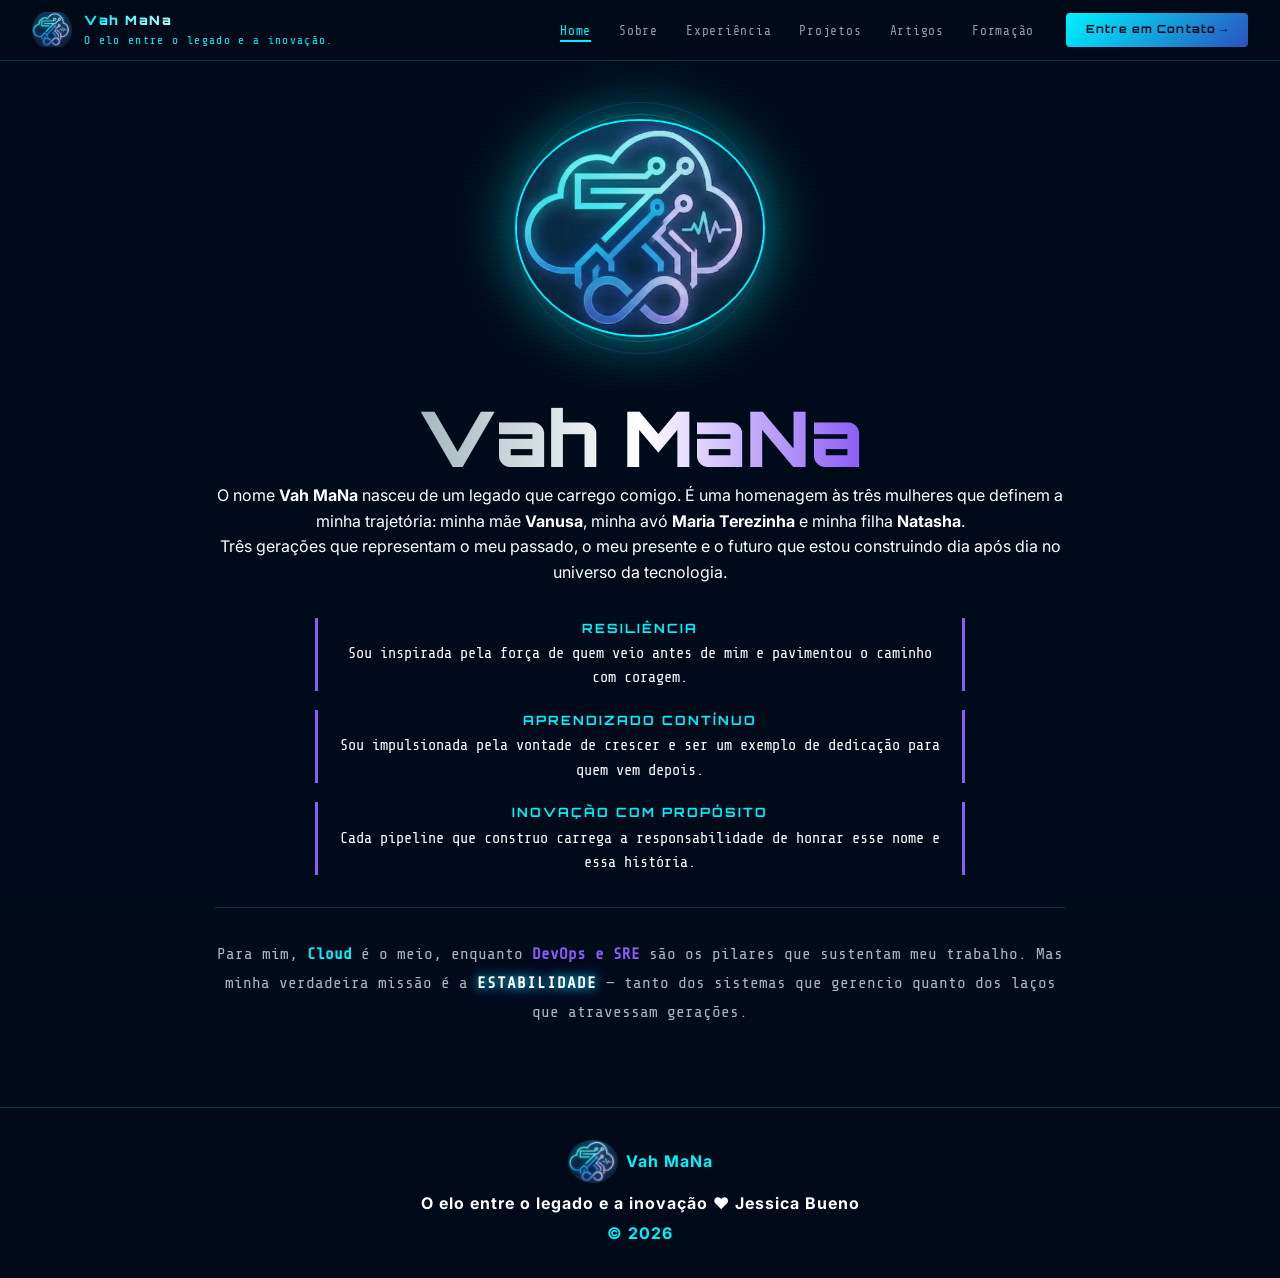
<file: index.html>
<!DOCTYPE html>
<html lang="pt-BR">
<head>
<meta charset="UTF-8">
<meta name="viewport" content="width=device-width, initial-scale=1.0">
<title>Vah MaNa</title>
<link rel="icon" type="image/png" href="./assets/Vah-MaNa.png">
<link rel="preconnect" href="https://fonts.googleapis.com">
<link href="https://fonts.googleapis.com/css2?family=Share+Tech+Mono&family=Orbitron:wght@400;600;900&family=Inter:wght@300;400;500;600&display=swap" rel="stylesheet">
<link rel="stylesheet" href="style.css">
</head>
<body>
<canvas id="matrix-canvas"></canvas>
<div class="scan-overlay"></div>


<!-- NAV -->
<nav>
  <a href="./index.html" class="nav-logo-wrap">
    <img src="./assets/Vah-MaNa.png" alt="Vah MaNa" class="img-logo">
    <div>
      <span class="nav-brand">Vah MaNa</span>
      <span class="nav-tagline">O elo entre o legado e a inovação.</span>
    </div>
  </a>
  <div class="nav-right">
    <ul class="nav-links">
      <li><a href="./index.html" class="active">Home</a></li>
      <li><a href="./sobre.html">Sobre</a></li>
      <li><a href="./experiencia.html">Experiência</a></li>
      <li><a href="./projetos.html">Projetos</a></li>
      <li><a href="./artigos.html">Artigos</a></li>
      <li><a href="./formacao.html">Formação</a></li>
    </ul>
    <a href="./contato.html" class="nav-cta">Entre em Contato →</a>
    <button class="hamburger" id="hamburger" aria-label="Menu">
      <span></span><span></span><span></span>
    </button>
  </div>
</nav>

<div class="mobile-menu" id="mobile-menu">
  <a href="./index.html"       onclick="closeMenu()">Home</a>
  <a href="./sobre.html"       onclick="closeMenu()">Sobre</a>
  <a href="./experiencia.html" onclick="closeMenu()">Experiência</a>
  <a href="./projetos.html"    onclick="closeMenu()">Projetos</a>
  <a href="./artigos.html"     onclick="closeMenu()">Artigos</a>
  <a href="./formacao.html"    onclick="closeMenu()">Formação</a>
  <a href="./contato.html" class="mobile-cta" onclick="closeMenu()">Entre em Contato →</a>
</div>

<!-- HERO -->
<section id="hero" class="hero-right">
  <div class="hero-logo-wrap">
    <div class="hero-logo-ring"></div>
    <div class="hero-logo-ring2"></div>
    <div class="hero-logo-ring3"></div>
    <img src="./assets/Vah-MaNa.png" alt="Vah MaNa" class="hero-logo">
  </div>
  <div class="hero-content animate-fade">
    <h1 class="hero-name">Vah MaNa</h1>

    <div class="hero-description">
      <p>
        O nome <strong>Vah MaNa</strong> nasceu de um legado que carrego comigo.
        É uma homenagem às três mulheres que definem a minha trajetória: minha mãe <strong>Vanusa</strong>,
        minha avó <strong>Maria Terezinha</strong> e minha filha <strong>Natasha</strong>.
      </p>
      <p>
        Três gerações que representam o meu passado, o meu presente e o futuro que estou construindo
        dia após dia no universo da tecnologia.
      </p>

      <ul class="legacy-list">
        <li>
          <strong>Resiliência</strong>
          Sou inspirada pela força de quem veio antes de mim e pavimentou o caminho com coragem.
        </li>
        <li>
          <strong>Aprendizado Contínuo</strong>
          Sou impulsionada pela vontade de crescer e ser um exemplo de dedicação para quem vem depois.
        </li>
        <li>
          <strong>Inovação com Propósito</strong>
          Cada pipeline que construo carrega a responsabilidade de honrar esse nome e essa história.
        </li>
      </ul>

      <p class="final-pitch">
        Para mim, <strong>Cloud </strong> é o meio, enquanto <strong>DevOps e SRE</strong> são os pilares
        que sustentam meu trabalho. Mas minha verdadeira missão é a <span>estabilidade</span> — tanto dos sistemas
        que gerencio quanto dos laços que atravessam gerações.
      </p>
    </div>
  </div>
</section>

<footer>
  <div style="display:flex;align-items:center;justify-content:center;gap:0.5rem;margin-bottom:0.5rem;">
    <img src="./assets/Vah-MaNa.png" alt="Vah MaNa" class="img-logo" style="width:50px;height:auto;">
    <span>Vah MaNa</span>
  </div>
  <p>O elo entre o legado e a inovação ♥ Jessica Bueno</p>
  <span>© 2026</span>
</footer>

<script src="script.js"></script>
</body>
</html>
</file>
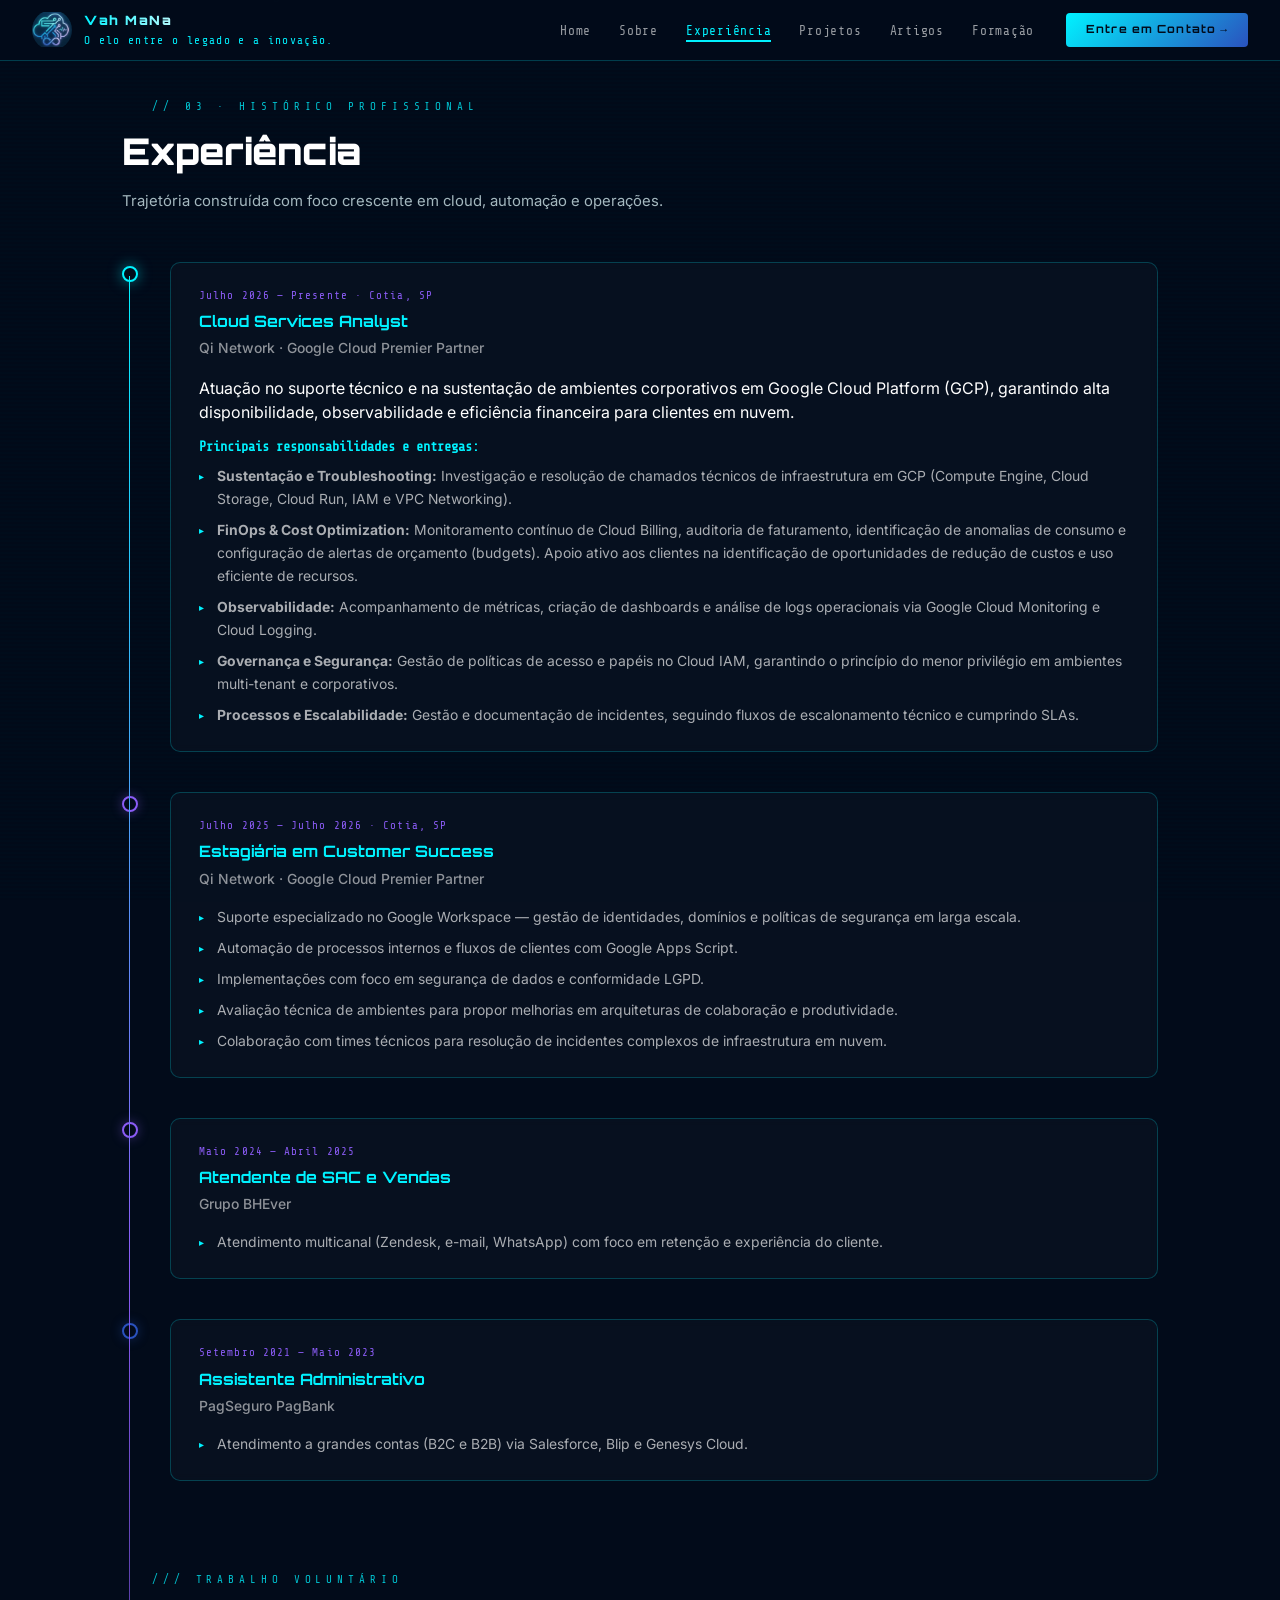
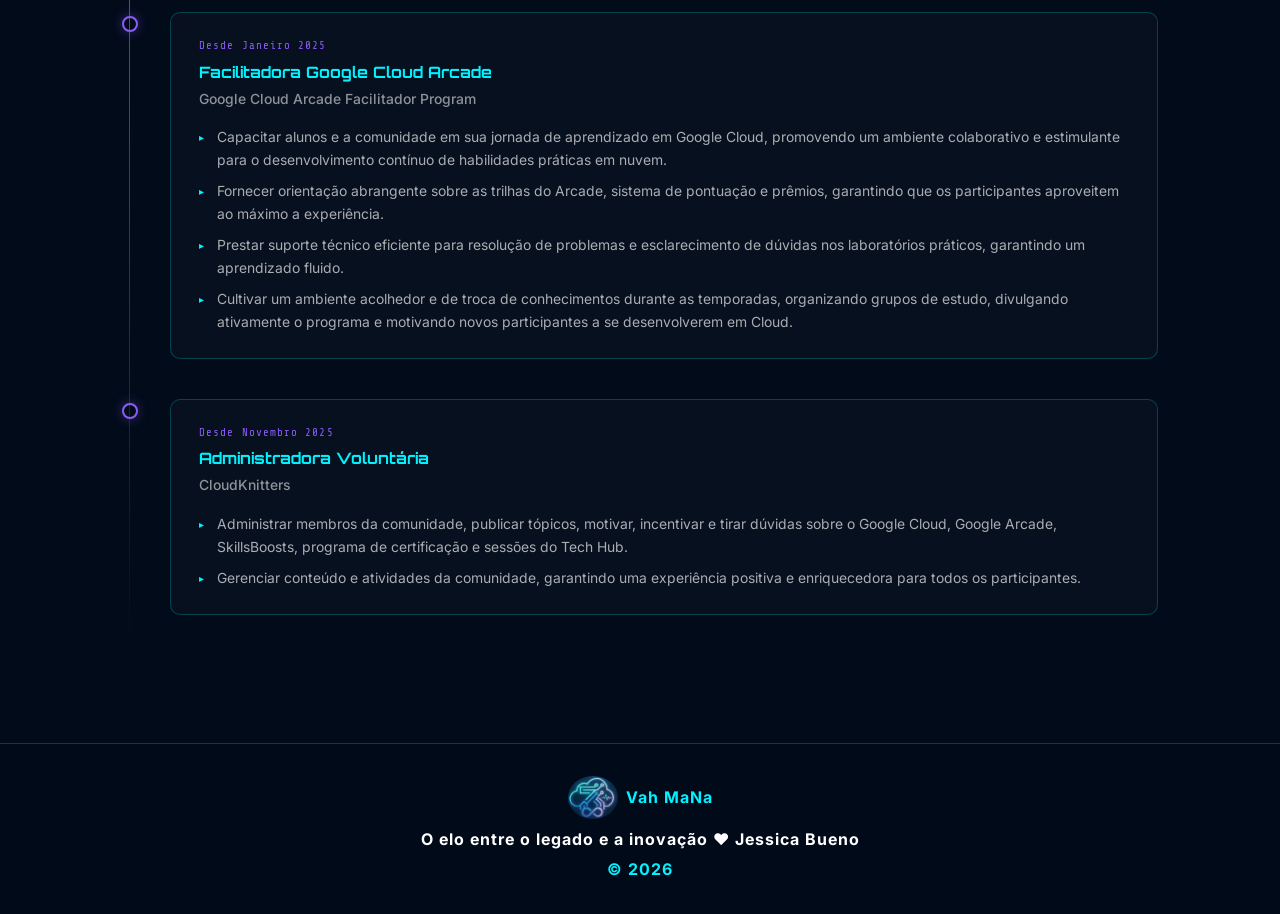
<file: experiencia.html>
<!DOCTYPE html>
<html lang="pt-BR">
<head>
<meta charset="UTF-8">
<meta name="viewport" content="width=device-width, initial-scale=1.0">
<title>Experiência · Vah MaNa</title>
<link rel="icon" type="image/png" href="./assets/Vah-MaNa.png">
<link rel="preconnect" href="https://fonts.googleapis.com">
<link href="https://fonts.googleapis.com/css2?family=Share+Tech+Mono&family=Orbitron:wght@400;600;900&family=Inter:wght@300;400;500;600&display=swap" rel="stylesheet">
<link rel="stylesheet" href="style.css">
</head>
<body>
<canvas id="matrix-canvas"></canvas>
<div class="scan-overlay"></div>

<!-- NAV -->
<nav>
  <a href="./index.html" class="nav-logo-wrap">
    <img src="./assets/Vah-MaNa.png" alt="Vah MaNa" class="img-logo">
    <div>
      <span class="nav-brand">Vah MaNa</span>
      <span class="nav-tagline">O elo entre o legado e a inovação.</span>
    </div>
  </a>
  <div class="nav-right">
    <ul class="nav-links">
      <li><a href="./index.html">Home</a></li>
      <li><a href="./sobre.html">Sobre</a></li>
      <li><a href="./experiencia.html" class="active">Experiência</a></li>
      <li><a href="./projetos.html">Projetos</a></li>
      <li><a href="./artigos.html">Artigos</a></li>
      <li><a href="./formacao.html">Formação</a></li>
    </ul>
    <a href="./contato.html" class="nav-cta">Entre em Contato →</a>
    <button class="hamburger" id="hamburger" aria-label="Menu">
      <span></span><span></span><span></span>
    </button>
  </div>
</nav>

<div class="mobile-menu" id="mobile-menu">
  <a href="./index.html"       onclick="closeMenu()">Home</a>
  <a href="./sobre.html"       onclick="closeMenu()">Sobre</a>
  <a href="./experiencia.html" onclick="closeMenu()">Experiência</a>
  <a href="./projetos.html"    onclick="closeMenu()">Projetos</a>
  <a href="./artigos.html"     onclick="closeMenu()">Artigos</a>
  <a href="./formacao.html"    onclick="closeMenu()">Formação</a>
  <a href="./contato.html" class="mobile-cta" onclick="closeMenu()">Entre em Contato →</a>
</div>

<div class="section-wrap" id="experiencia">
  <p class="section-label">// 03 · Histórico Profissional</p>
  <h2 class="section-title">Experiência</h2>
  <p class="section-subtitle">Trajetória construída com foco crescente em cloud, automação e operações.</p>
  
  <div class="timeline">
    <!-- NOVO CARGO: Cloud Services Analyst -->
    <div class="tl-item">
      <div class="tl-dot"></div>
      <div class="tl-content">
        <p class="tl-period">Julho 2026 — Presente · Cotia, SP</p>
        <p class="tl-title">Cloud Services Analyst</p>
        <p class="tl-company">Qi Network · Google Cloud Premier Partner</p>
        <p style="margin-bottom:0.75rem; color:var(--text-dim); line-height:1.5;">
          Atuação no suporte técnico e na sustentação de ambientes corporativos em Google Cloud Platform (GCP), garantindo alta disponibilidade, observabilidade e eficiência financeira para clientes em nuvem.
        </p>
        <p style="margin-bottom:0.5rem; font-weight:600; color:var(--cyan); font-family:'Share Tech Mono', monospace; font-size:0.85rem;">
          Principais responsabilidades e entregas:
        </p>
        <ul class="tl-bullets">
          <li><strong>Sustentação e Troubleshooting:</strong> Investigação e resolução de chamados técnicos de infraestrutura em GCP (Compute Engine, Cloud Storage, Cloud Run, IAM e VPC Networking).</li>
          <li><strong>FinOps &amp; Cost Optimization:</strong> Monitoramento contínuo de Cloud Billing, auditoria de faturamento, identificação de anomalias de consumo e configuração de alertas de orçamento (budgets). Apoio ativo aos clientes na identificação de oportunidades de redução de custos e uso eficiente de recursos.</li>
          <li><strong>Observabilidade:</strong> Acompanhamento de métricas, criação de dashboards e análise de logs operacionais via Google Cloud Monitoring e Cloud Logging.</li>
          <li><strong>Governança e Segurança:</strong> Gestão de políticas de acesso e papéis no Cloud IAM, garantindo o princípio do menor privilégio em ambientes multi-tenant e corporativos.</li>
          <li><strong>Processos e Escalabilidade:</strong> Gestão e documentação de incidentes, seguindo fluxos de escalonamento técnico e cumprindo SLAs.</li>
        </ul>
      </div>
    </div>

    <!-- ESTÁGIO: Encerramento Julho 2026 -->
    <div class="tl-item">
      <div class="tl-dot" style="border-color:var(--indigo); box-shadow:0 0 12px rgba(139,92,246,0.4)"></div>
      <div class="tl-content">
        <p class="tl-period">Julho 2025 — Julho 2026 · Cotia, SP</p>
        <p class="tl-title">Estagiária em Customer Success</p>
        <p class="tl-company">Qi Network · Google Cloud Premier Partner</p>
        <ul class="tl-bullets">
          <li>Suporte especializado no Google Workspace — gestão de identidades, domínios e políticas de segurança em larga escala.</li>
          <li>Automação de processos internos e fluxos de clientes com Google Apps Script.</li>
          <li>Implementações com foco em segurança de dados e conformidade LGPD.</li>
          <li>Avaliação técnica de ambientes para propor melhorias em arquiteturas de colaboração e produtividade.</li>
          <li>Colaboração com times técnicos para resolução de incidentes complexos de infraestrutura em nuvem.</li>
        </ul>
      </div>
    </div>

    <div class="tl-item">
      <div class="tl-dot" style="border-color:var(--indigo); box-shadow:0 0 12px rgba(139,92,246,0.4)"></div>
      <div class="tl-content">
        <p class="tl-period">Maio 2024 — Abril 2025</p>
        <p class="tl-title">Atendente de SAC e Vendas</p>
        <p class="tl-company">Grupo BHEver</p>
        <ul class="tl-bullets"><li>Atendimento multicanal (Zendesk, e-mail, WhatsApp) com foco em retenção e experiência do cliente.</li></ul>
      </div>
    </div>

    <div class="tl-item">
      <div class="tl-dot" style="border-color:var(--blue); box-shadow:0 0 12px rgba(42,82,190,0.4)"></div>
      <div class="tl-content">
        <p class="tl-period">Setembro 2021 — Maio 2023</p>
        <p class="tl-title">Assistente Administrativo</p>
        <p class="tl-company">PagSeguro PagBank</p>
        <ul class="tl-bullets"><li>Atendimento a grandes contas (B2C e B2B) via Salesforce, Blip e Genesys Cloud.</li></ul>
      </div>
    </div>

    <p class="section-label" style="margin-top:2.5rem; margin-bottom:1.5rem;">/// Trabalho Voluntário</p>

    <div class="tl-item">
      <div class="tl-dot" style="border-color:var(--indigo); box-shadow:0 0 12px rgba(139,92,246,0.4)"></div>
      <div class="tl-content">
        <p class="tl-period">Desde Janeiro 2025</p>
        <p class="tl-title">Facilitadora Google Cloud Arcade</p>
        <p class="tl-company">Google Cloud Arcade Facilitador Program</p>
        <ul class="tl-bullets">
          <li>Capacitar alunos e a comunidade em sua jornada de aprendizado em Google Cloud, promovendo um ambiente colaborativo e estimulante para o desenvolvimento contínuo de habilidades práticas em nuvem.</li>
          <li>Fornecer orientação abrangente sobre as trilhas do Arcade, sistema de pontuação e prêmios, garantindo que os participantes aproveitem ao máximo a experiência.</li>
          <li>Prestar suporte técnico eficiente para resolução de problemas e esclarecimento de dúvidas nos laboratórios práticos, garantindo um aprendizado fluido.</li>
          <li>Cultivar um ambiente acolhedor e de troca de conhecimentos durante as temporadas, organizando grupos de estudo, divulgando ativamente o programa e motivando novos participantes a se desenvolverem em Cloud.</li>
        </ul>
      </div>
    </div>

    <div class="tl-item">
      <div class="tl-dot" style="border-color:var(--indigo); box-shadow:0 0 12px rgba(139,92,246,0.4)"></div>
      <div class="tl-content">
        <p class="tl-period">Desde Novembro 2025</p>
        <p class="tl-title">Administradora Voluntária</p>
        <p class="tl-company">CloudKnitters</p>
        <ul class="tl-bullets">
          <li>Administrar membros da comunidade, publicar tópicos, motivar, incentivar e tirar dúvidas sobre o Google Cloud, Google Arcade, SkillsBoosts, programa de certificação e sessões do Tech Hub.</li>
          <li>Gerenciar conteúdo e atividades da comunidade, garantindo uma experiência positiva e enriquecedora para todos os participantes.</li>
        </ul>
      </div>
    </div>
  </div>
</div>

<footer>
  <div style="display:flex; align-items:center; justify-content:center; gap:0.5rem; margin-bottom:0.5rem;">
    <img src="./assets/Vah-MaNa.png" alt="Vah MaNa" class="img-logo" style="width:50px; height:auto;">
    <span>Vah MaNa</span>
  </div>
  <p>O elo entre o legado e a inovação &hearts; Jessica Bueno </p>
  <span>© 2026</span>
</footer>

<script src="script.js"></script>
</body>
</html>
</file>
<file: style.css>
/* =====================================================
   VAH MANA — style.css  (limpo e sem duplicatas)
   ===================================================== */

/* ── TOKENS ── */
:root {
  --cyan:        #00F2FF;
  --blue:        #2A52BE;
  --indigo:      #8B5CF6;
  --dark:        #020B1A;
  --white:       #FFFFFF;
  --cyan-dim:    rgba(0, 242, 255, 0.07);
  --cyan-border: rgba(0, 242, 255, 0.22);
  --clor-text:   #A4B8BF;
}

/* ── RESET ── */
*, *::before, *::after { margin: 0; padding: 0; box-sizing: border-box; }
html  { scroll-behavior: smooth; }
body  {
  background: var(--dark);
  color: var(--white);
  font-family: 'Inter', sans-serif;
  overflow-x: hidden;
  line-height: 1.6;
}

/* ── BACKGROUND FX ── */
#matrix-canvas {
  position: fixed; top: 0; left: 0;
  width: 100%; height: 100%;
  z-index: 0; opacity: 0.11; pointer-events: none;
}
.scan-overlay {
  position: fixed; inset: 0;
  z-index: 0; pointer-events: none;
  background: repeating-linear-gradient(
    0deg,
    transparent, transparent 2px,
    rgba(0, 242, 255, 0.012) 2px, rgba(0, 242, 255, 0.012) 4px
  );
}

/* ── SCROLLBAR ── */
::-webkit-scrollbar       { width: 5px; }
::-webkit-scrollbar-track { background: var(--dark); }
::-webkit-scrollbar-thumb { background: rgba(0,242,255,0.25); border-radius: 3px; }
::-webkit-scrollbar-thumb:hover { background: rgba(0,242,255,0.5); }

/* =====================================================
   NAV
   ===================================================== */
nav {
  position: fixed; top: 0; width: 100%; z-index: 100;
  padding: 0.6rem 2rem;
  display: flex; justify-content: space-between; align-items: center;
  background: rgba(2,11,26,0.94);
  border-bottom: 1px solid var(--cyan-border);
  backdrop-filter: blur(16px);
}

.nav-logo-wrap {
  display: flex; align-items: center; gap: 0.75rem;
  text-decoration: none;
}
.img-logo {
  width: 40px; height: 40px;
  object-fit: contain; border-radius: 50%;
  transition: filter 0.3s, transform 0.3s;
}
.nav-logo-wrap:hover .img-logo {
  filter: drop-shadow(0 0 12px var(--cyan));
  transform: scale(1.08);
}

.nav-brand {
  font-family: 'Orbitron', monospace;
  font-size: 0.8rem; font-weight: 900;
  background: linear-gradient(90deg, var(--cyan) 0%, var(--white) 50%, var(--indigo) 100%);
  -webkit-background-clip: text;
  -webkit-text-fill-color: transparent;
  background-clip: text;
  text-shadow: none; /* gradient + text-shadow não funcionam juntos */
  letter-spacing: 0.12em;
  display: block;
  animation: fadeDown 0.9s ease both 0.1s;
}
.nav-tagline {
  font-family: 'Share Tech Mono', monospace;
  font-size: 0.7rem; color: var(--cyan);
  letter-spacing: 0.12em;
  display: block; margin-top: 2px;
}

.nav-right   { display: flex; align-items: center; gap: 2rem; }
.nav-links   { display: flex; gap: 1.75rem; list-style: none; }
.nav-links a {
  font-family: 'Share Tech Mono', monospace;
  color: rgba(255,255,255,0.6);
  text-decoration: none;
  font-size: 0.8rem; letter-spacing: 0.06em;
  transition: color 0.2s;
}
.nav-links a:hover   { color: var(--cyan); }
.nav-links a.active  {
  color: var(--cyan) !important;
  border-bottom: 2px solid var(--cyan);
  padding-bottom: 2px;
}

/* active no menu mobile */
.mobile-menu a.active {
  color: var(--cyan) !important;
  border-bottom: 2px solid var(--cyan);
  padding-bottom: 4px;
}

.nav-cta {
  padding: 0.5rem 1.25rem;
  background: linear-gradient(135deg, var(--cyan), var(--blue));
  color: var(--dark);
  font-family: 'Orbitron', monospace;
  font-size: 0.7rem; font-weight: 700; letter-spacing: 0.1em;
  border: none; border-radius: 4px;
  cursor: pointer; text-decoration: none;
  transition: opacity 0.2s, transform 0.2s;
  white-space: nowrap;
}
.nav-cta:hover { opacity: 0.85; transform: translateY(-1px); }

/* =====================================================
   HAMBURGER + MOBILE MENU
   ===================================================== */
.hamburger {
  display: none;
  flex-direction: column; justify-content: center; gap: 5px;
  width: 36px; height: 36px;
  cursor: pointer; background: transparent; border: none; padding: 0;
  z-index: 200;
}
.hamburger span {
  display: block; width: 100%; height: 1.5px;
  background: var(--cyan); border-radius: 2px;
  transition: transform 0.3s, opacity 0.3s, width 0.3s;
  transform-origin: center;
}
.hamburger.open span:nth-child(1) { transform: translateY(6.5px) rotate(45deg); }
.hamburger.open span:nth-child(2) { opacity: 0; width: 0; }
.hamburger.open span:nth-child(3) { transform: translateY(-6.5px) rotate(-45deg); }

.mobile-menu {
  display: none;
  position: fixed; inset: 0;
  background: rgba(2,11,26,0.97);
  backdrop-filter: blur(20px);
  z-index: 150;
  flex-direction: column; align-items: center; justify-content: center;
  gap: 2rem;
  opacity: 0; pointer-events: none;
  transition: opacity 0.3s;
}
.mobile-menu.open { opacity: 1; pointer-events: all; }
.mobile-menu a {
  font-family: 'Orbitron', monospace;
  font-size: 1.5rem; font-weight: 700;
  color: rgba(255,255,255,0.7);
  text-decoration: none; letter-spacing: 0.15em;
  transition: color 0.2s;
}
.mobile-menu a:hover { color: var(--cyan); }
.mobile-menu .mobile-cta {
  margin-top: 2rem;
  padding: 0.9rem 2.5rem;
  background: linear-gradient(135deg, var(--cyan), var(--blue));
  color: var(--dark);
  font-family: 'Orbitron', monospace;
  font-size: 0.85rem; font-weight: 700; letter-spacing: 0.12em;
  border-radius: 4px; text-decoration: none;
}
.mobile-menu.open a { animation: fadeDown 0.3s ease both; }
.mobile-menu.open a:nth-child(1) { animation-delay: 0.05s; }
.mobile-menu.open a:nth-child(2) { animation-delay: 0.10s; }
.mobile-menu.open a:nth-child(3) { animation-delay: 0.15s; }
.mobile-menu.open a:nth-child(4) { animation-delay: 0.20s; }
.mobile-menu.open a:nth-child(5) { animation-delay: 0.25s; }
.mobile-menu.open a:nth-child(6) { animation-delay: 0.30s; }
.mobile-menu.open a:nth-child(7) { animation-delay: 0.35s; }

/* =====================================================
   HERO — index.html (logo central)
   ===================================================== */
#hero {
  position: relative;
  min-height: 100vh;
  display: flex; align-items: center; justify-content: center;
  flex-direction: column; text-align: center;
  padding: 8rem 2rem 5rem;
  z-index: 1;
}

/* rings */
.hero-logo-wrap {
  position: relative; width: 200px; height: 200px;
  margin-bottom: 2rem; cursor: pointer;
  display: flex; align-items: center; justify-content: center;
}
.hero-logo-ring  { position: absolute; inset: -14px; border-radius: 50%; border: 1px solid var(--cyan-border); animation: ring-spin 12s linear infinite; }
.hero-logo-ring2 { position: absolute; inset: -26px; border-radius: 50%; border: 1px solid rgba(139,92,246,0.18); animation: ring-spin 22s linear infinite reverse; }
.hero-logo-ring3 { position: absolute; inset: -40px; border-radius: 50%; border: 1px dashed rgba(42,82,190,0.12); animation: ring-spin 35s linear infinite; }
@keyframes ring-spin { to { transform: rotate(360deg); } }

.hero-logo {
  width: 250px; height: auto; border-radius: 80%;
  border: 2px solid var(--cyan);
  object-fit: contain;
  filter: drop-shadow(0 0 30px rgba(0,242,255,0.55));
  animation: pulse-glow 3.5s ease-in-out infinite;
  transition: filter 0.4s, transform 0.4s;
  position: relative; z-index: 1;
}
.hero-logo-wrap:hover .hero-logo {
  filter: drop-shadow(0 0 70px rgba(0,242,255,1)) drop-shadow(0 0 140px rgba(139,92,246,0.5));
  transform: scale(1.08) rotate(-2deg);
}
.hero-logo-wrap:hover .hero-logo-ring { border-color: rgba(0,242,255,0.6); animation-duration: 4s; }
@keyframes pulse-glow {
  0%,100% { filter: drop-shadow(0 0 24px rgba(0,242,255,0.45)); }
  50%      { filter: drop-shadow(0 0 55px rgba(0,242,255,0.85)) drop-shadow(0 0 90px rgba(42,82,190,0.3)); }
}

.hero-eyebrow {
  font-family: 'Share Tech Mono', monospace;
  font-size: 0.72rem; color: var(--cyan);
  letter-spacing: 0.35em; text-transform: uppercase;
  margin-bottom: 0.6rem; animation: fadeDown 0.8s ease both;
}
.hero-name {
  font-family: 'Orbitron', monospace;
  font-size: clamp(2.6rem, 6vw, 4.8rem); font-weight: 900; line-height: 1;
  background: linear-gradient(90deg, var(--clor-text) 0%, var(--white) 50%, var(--indigo) 100%);
  -webkit-background-clip: text; -webkit-text-fill-color: transparent; background-clip: text;
  margin-bottom: 0.4rem;
  animation: fadeDown 0.9s ease both 0.1s;
}
.hero-role {
  font-family: 'Orbitron', monospace;
  font-size: clamp(0.75rem, 1.8vw, 0.95rem); font-weight: 400;
  color: var(--clor-text); letter-spacing: 0.25em;
  margin-bottom: 0.9rem;
  animation: fadeDown 1s ease both 0.2s;
}
.hero-pitch {
  max-width: 680px;
  font-size: 1.05rem; line-height: 1.85; color: var(--clor-text);
  margin: 0 auto 1.2rem;
  animation: fadeDown 1.05s ease both 0.25s;
}
.hero-pitch strong { color: var(--cyan); font-weight: 600; }

.hero-value-props {
  display: flex; gap: 0.7rem; justify-content: center; flex-wrap: wrap;
  margin: 0 0 2rem;
  animation: fadeDown 1.1s ease both 0.3s;
}
.value-prop {
  display: flex; align-items: center; gap: 0.45rem;
  padding: 0.45rem 1rem;
  border: 1px solid var(--cyan-border); border-radius: 100px;
  font-family: 'Share Tech Mono', monospace; font-size: 0.72rem; color: var(--cyan);
  background: var(--cyan-dim); letter-spacing: 0.04em;
  transition: background 0.2s;
}
.value-prop:hover { background: rgba(0,242,255,0.13); }
.value-prop .dot {
  width: 5px; height: 5px; border-radius: 50%;
  background: var(--cyan); box-shadow: 0 0 6px var(--cyan);
  animation: blink 1.8s infinite; flex-shrink: 0;
}
@keyframes blink { 0%,100% { opacity: 1; } 50% { opacity: 0.15; } }

.hero-btns {
  display: flex; gap: 1rem; flex-wrap: wrap; justify-content: center;
  animation: fadeDown 1.2s ease both 0.4s;
}

/* ── HERO sobre.html (logo acima, conteúdo centralizado) ── */
#hero.hero-right {
  justify-content: center;
  align-items: center;
  text-align: center;
  padding: 8rem 2rem 5rem;
  flex-direction: column;
  gap: 2.5rem;
}
.hero-content {
  max-width: 850px;
  display: flex; flex-direction: column; align-items: center;
  text-align: center;
}

/* =====================================================
   BOTÕES GLOBAIS
   ===================================================== */
.btn-primary {
  padding: 0.8rem 2.2rem;
  background: linear-gradient(135deg, var(--cyan), var(--blue));
  color: var(--dark);
  font-family: 'Orbitron', monospace; font-size: 0.78rem; font-weight: 700; letter-spacing: 0.1em;
  border: none; border-radius: 4px;
  cursor: pointer; text-decoration: none;
  transition: opacity 0.2s, transform 0.2s, box-shadow 0.2s;
}
.btn-primary:hover { opacity: 0.9; transform: translateY(-2px); box-shadow: 0 8px 24px rgba(0,242,255,0.25); }

.btn-outline {
  padding: 0.8rem 2.2rem;
  background: transparent; color: var(--cyan);
  font-family: 'Orbitron', monospace; font-size: 0.78rem; font-weight: 700; letter-spacing: 0.1em;
  border: 1px solid var(--cyan); border-radius: 4px;
  cursor: pointer; text-decoration: none;
  transition: background 0.2s, transform 0.2s;
}
.btn-outline:hover { background: var(--cyan-dim); transform: translateY(-2px); }

/* =====================================================
   STATS BAR
   ===================================================== */
.stats-bar {
  position: relative; z-index: 1;
  background: rgba(0,242,255,0.04);
  border-top: 1px solid var(--cyan-border);
  border-bottom: 1px solid var(--cyan-border);
  padding: 1.75rem 3rem;
  display: flex; justify-content: center; gap: 4rem; flex-wrap: wrap;
}
.stat-item  { text-align: center; }
.stat-num   { font-family: 'Orbitron', monospace; font-size: 1.9rem; font-weight: 900; color: var(--cyan); display: block; line-height: 1; }
.stat-label { font-family: 'Share Tech Mono', monospace; font-size: 0.65rem; color: rgba(255,255,255,0.4); letter-spacing: 0.15em; text-transform: uppercase; display: block; margin-top: 0.35rem; }

/* =====================================================
   SEÇÕES GENÉRICAS
   ===================================================== */
.section-wrap {
  position: relative; z-index: 1;
  padding: 5.5rem 2rem;
  max-width: 1100px; margin: 0 auto;
}
.section-label {
  padding-top: 10px;
  padding-left: 30px;
  font-family: 'Share Tech Mono', monospace;
  font-size: 0.68rem; letter-spacing: 0.45em; color: var(--cyan);
  text-transform: uppercase; margin-bottom: 0.4rem; opacity: 0.8;
}
.section-title {
  font-family: 'Orbitron', monospace;
  font-size: clamp(1.6rem, 3vw, 2.3rem); font-weight: 900;
  margin-bottom: 0.5rem; color: var(--white);
}
.section-subtitle {
  font-size: 0.93rem; color: var(--clor-text);
  margin-bottom: 3rem; max-width: 600px; line-height: 1.7;
}
.scan-line {
  width: 100%; height: 1px;
  background: linear-gradient(90deg, transparent, var(--cyan-border), transparent);
  position: relative; z-index: 1;
}

/* =====================================================
   BLOCKQUOTE — Sobre / Proposta de Valor
   ===================================================== */
blockquote.section-subtitle {
  border-left: 3px solid var(--cyan);
  padding: 1.25rem 1.5rem;
  background: var(--cyan-dim);
  border-radius: 0 8px 8px 0;
  font-style: italic;
  color: var(--clor-text);
  margin-bottom: 3rem;
  max-width: 700px;
  line-height: 1.8;
}
blockquote.section-subtitle footer {
  /* sobrescreve o footer global apenas dentro da citação */
  all: unset;
  display: block;
  margin-top: 0.75rem;
  font-size: 0.78rem;
  color: azure;
  font-style: normal;
}

/* =====================================================
   VALUE CARDS
   ===================================================== */
.value-grid {
  display: grid;
  grid-template-columns: repeat(auto-fill, minmax(245px, 1fr));
  gap: 1.25rem; margin-bottom: 1rem;
}
.value-card {
  border: 1px solid var(--cyan-border); border-radius: 12px;
  padding: 1.6rem; background: var(--cyan-dim);
  transition: border-color 0.3s, box-shadow 0.3s, transform 0.2s;
  position: relative; overflow: hidden;
}
.value-card::before {
  content: ''; position: absolute; top: 0; left: 0; right: 0; height: 2px;
  background: linear-gradient(90deg, var(--cyan), var(--indigo));
  opacity: 0; transition: opacity 0.3s;
}
.value-card:hover { border-color: rgba(0,242,255,0.45); box-shadow: 0 8px 30px rgba(0,242,255,0.08); transform: translateY(-3px); }
.value-card:hover::before { opacity: 1; }
.value-icon       { font-size: 1.8rem; margin-bottom: 0.75rem; display: block; }
.value-card-title { font-family: 'Orbitron', monospace; font-size: 0.88rem; font-weight: 700; color: var(--cyan); margin-bottom: 0.5rem; }
.value-card-desc  { font-size: 0.83rem; color: rgba(255,255,255,0.6); line-height: 1.7; }

/* =====================================================
   TIMELINE
   ===================================================== */
.timeline { display: flex; flex-direction: column; position: relative; }
.timeline::before {
  content: ''; position: absolute; left: 7px; top: 14px; bottom: 0; width: 1px;
  background: linear-gradient(180deg, var(--cyan), var(--indigo), transparent);
}
.tl-item { display: grid; grid-template-columns: 24px 1fr; gap: 1.5rem; padding-bottom: 2.5rem; }
.tl-dot  {
  width: 16px; height: 16px; border-radius: 50%;
  border: 2px solid var(--cyan); background: var(--dark);
  box-shadow: 0 0 14px rgba(0,242,255,0.5); margin-top: 4px; flex-shrink: 0;
}
.tl-content {
  background: rgba(255,255,255,0.025);
  border: 1px solid var(--cyan-border); border-radius: 10px;
  padding: 1.5rem 1.75rem; backdrop-filter: blur(4px);
  transition: border-color 0.3s, box-shadow 0.3s;
}
.tl-content:hover { border-color: rgba(0,242,255,0.4); box-shadow: 0 4px 20px rgba(0,242,255,0.06); }
.tl-period  { font-family: 'Share Tech Mono', monospace; font-size: 0.68rem; color: var(--indigo); letter-spacing: 0.1em; margin-bottom: 0.3rem; }
.tl-title   { font-family: 'Orbitron', monospace; font-size: 0.98rem; font-weight: 700; color: var(--cyan); margin-bottom: 0.2rem; }
.tl-company { font-size: 0.87rem; color: rgba(255,255,255,0.55); margin-bottom: 1rem; font-weight: 500; }
.tl-bullets { list-style: none; display: flex; flex-direction: column; gap: 0.5rem; }
.tl-bullets li { font-size: 0.87rem; color: rgba(255,255,255,0.66); line-height: 1.65; padding-left: 1.1rem; position: relative; }
.tl-bullets li::before { content: '▸'; position: absolute; left: 0; color: var(--cyan); font-size: 0.65rem; top: 3px; }

/* =====================================================
   PROJECTS
   ===================================================== */
.projects-grid { display: grid; grid-template-columns: repeat(auto-fill, minmax(290px, 1fr)); gap: 1.5rem; }
.project-card {
  border: 1px solid var(--cyan-border); border-radius: 12px;
  padding: 1.75rem; background: rgba(255,255,255,0.02);
  transition: transform 0.25s, border-color 0.25s, box-shadow 0.25s;
  position: relative; overflow: hidden;
  display: flex; flex-direction: column; gap: 0.7rem;
}
.project-card::after {
  content: ''; position: absolute; top: 0; left: 0; right: 0; height: 3px;
  background: linear-gradient(90deg, var(--cyan), var(--indigo));
  opacity: 0; transition: opacity 0.3s;
}
.project-card:hover { transform: translateY(-5px); border-color: rgba(0,242,255,0.4); box-shadow: 0 16px 50px rgba(0,242,255,0.1); }
.project-card:hover::after { opacity: 1; }
.project-emoji    { font-size: 1.6rem; }
.project-category { font-family: 'Share Tech Mono', monospace; font-size: 0.7rem; letter-spacing: 0.3em; color: var(--indigo); text-transform: uppercase; }
.project-name     { font-family: 'Orbitron', monospace; font-size: 0.92rem; font-weight: 700; color: var(--white); line-height: 1.3; }
.project-desc     { font-size: 0.83rem; color: rgba(255,255,255,0.6); line-height: 1.75; flex: 1; }
.project-tags     { display: flex; flex-wrap: wrap; gap: 0.4rem; margin-top: 0.2rem; }
.project-tag      { font-family: 'Share Tech Mono', monospace; font-size: 0.63rem; padding: 0.2rem 0.6rem; border-radius: 3px; background: rgba(0,242,255,0.08); border: 1px solid rgba(0,242,255,0.2); color: var(--cyan); letter-spacing: 0.04em; }
.project-highlight { font-family: 'Share Tech Mono', monospace; font-size: 0.71rem; color: rgba(255,255,255,0.38); border-top: 1px solid rgba(255,255,255,0.06); padding-top: 0.75rem; line-height: 1.6; }
.project-highlight span { color: var(--cyan); }
.project-link { display: inline-flex; align-items: center; gap: 0.35rem; font-family: 'Share Tech Mono', monospace; font-size: 0.7rem; color: var(--cyan); text-decoration: none; opacity: 0.75; transition: opacity 0.2s; }
.project-link:hover { opacity: 1; }

/* =====================================================
   SKILLS
   ===================================================== */
.skills-section-title { font-family: 'Share Tech Mono', monospace; font-size: 0.67rem; color: var(--clor-text); letter-spacing: 0.3em; text-transform: uppercase; margin-bottom: 0.9rem; opacity: 0.8; }
.skills-grid { display: flex; flex-wrap: wrap; gap: 0.6rem; margin-bottom: 2rem; }
.skill-chip {
  padding: 0.5rem 0.9rem;
  border: 1px solid var(--cyan-border); border-radius: 6px;
  background: var(--cyan-dim);
  font-family: 'Share Tech Mono', monospace; font-size: 0.76rem; color: var(--cyan); letter-spacing: 0.04em;
  transition: all 0.2s; cursor: default;
}
.skill-chip:hover { background: rgba(0,242,255,0.14); border-color: var(--cyan); box-shadow: 0 0 14px rgba(0,242,255,0.18); transform: translateY(-1px); }
.skill-chip.purple { border-color: rgba(139,92,246,0.28); background: rgba(139,92,246,0.07); color: #a78bfa; }
.skill-chip.purple:hover { background: rgba(139,92,246,0.15); border-color: var(--indigo); box-shadow: 0 0 14px rgba(139,92,246,0.2); }
.skill-chip.white  { border-color: rgba(255,255,255,0.12); background: rgba(255,255,255,0.04); color: var(--clor-text); }
.skill-chip.white:hover { border-color: rgba(255,255,255,0.3); background: rgba(255,255,255,0.08); color: var(--white); }

/* =====================================================
   CERTIFICATIONS
   ===================================================== */
.cert-grid { display: grid; grid-template-columns: repeat(auto-fill, minmax(280px, 1fr)); gap: 1rem; margin-bottom: 3rem; }
.cert-card { display: flex; align-items: flex-start; gap: 1rem; padding: 1.25rem 1.5rem; border: 1px solid var(--cyan-border); border-radius: 10px; background: var(--cyan-dim); transition: border-color 0.2s, box-shadow 0.2s; }
.cert-card:hover { border-color: rgba(0,242,255,0.4); box-shadow: 0 4px 20px rgba(0,242,255,0.08); }
.cert-icon { font-size: 1.8rem; flex-shrink: 0; }
.cert-name { font-family: 'Orbitron', monospace; font-size: 0.83rem; font-weight: 700; color: var(--white); margin-bottom: 0.25rem; }
.cert-id   { font-family: 'Share Tech Mono', monospace; font-size: 0.6rem; color: rgba(255,255,255,0.28); word-break: break-all; }

/* =====================================================
   EDUCATION
   ===================================================== */
.edu-grid { display: grid; grid-template-columns: repeat(auto-fill, minmax(250px, 1fr)); gap: 1.1rem; }
.edu-card { border: 1px solid rgba(139,92,246,0.22); border-radius: 8px; padding: 1.2rem 1.4rem; background: rgba(139,92,246,0.04); transition: border-color 0.2s; }
.edu-card:hover { border-color: rgba(139,92,246,0.45); }
.edu-degree { font-family: 'Orbitron', monospace; font-size: 0.84rem; font-weight: 700; color: var(--white); margin-bottom: 0.25rem; line-height: 1.35; }
.edu-school { font-size: 0.79rem; color: rgba(255,255,255,0.5); margin-bottom: 0.5rem; }
.edu-status { font-family: 'Share Tech Mono', monospace; font-size: 0.67rem; letter-spacing: 0.08em; color: var(--indigo); }

/* =====================================================
   COURSES
   ===================================================== */
.courses-grid { display: grid; grid-template-columns: repeat(auto-fill, minmax(300px, 1fr)); gap: 0.5rem; }
.course-item { display: flex; align-items: center; gap: 0.75rem; padding: 0.65rem 1rem; border: 1px solid rgba(255,255,255,0.06); border-radius: 6px; font-size: 0.82rem; color: rgba(255,255,255,0.62); transition: all 0.2s; }
.course-item:hover { border-color: var(--cyan-border); background: var(--cyan-dim); color: var(--white); }
.course-item .tick        { color: var(--cyan);   font-size: 0.63rem; flex-shrink: 0; }
.course-item .in-progress { color: var(--indigo); font-size: 0.63rem; flex-shrink: 0; }

/* =====================================================
   CONTACT
   ===================================================== */
.contact-grid { display: grid; grid-template-columns: repeat(auto-fill, minmax(200px, 1fr)); gap: 1rem; }
.contact-card {
  display: flex; align-items: center; gap: 0.75rem;
  padding: 1.1rem 1.4rem;
  border: 1px solid var(--cyan-border); border-radius: 10px;
  background: var(--cyan-dim); color: var(--cyan);
  text-decoration: none;
  font-family: 'Share Tech Mono', monospace; font-size: 0.8rem; letter-spacing: 0.04em;
  transition: all 0.2s;
}
.contact-card:hover { background: rgba(0,242,255,0.13); box-shadow: 0 0 24px rgba(0,242,255,0.15); border-color: rgba(0,242,255,0.45); transform: translateY(-2px); }

/* =====================================================
   CTA BAND
   ===================================================== */
.cta-band {
  position: relative; z-index: 1;
  padding: 4.5rem 2rem; text-align: center;
  background: linear-gradient(135deg, rgba(0,242,255,0.055), rgba(139,92,246,0.055));
  border-top: 1px solid var(--cyan-border);
  border-bottom: 1px solid var(--cyan-border);
}
.cta-title { font-family: 'Orbitron', monospace; font-size: clamp(1.4rem,3vw,2rem); font-weight: 900; color: var(--white); margin-bottom: 0.75rem; }
.cta-desc  { font-size: 0.95rem; color: rgba(255,255,255,0.52); margin-bottom: 2rem; max-width: 500px; margin-left: auto; margin-right: auto; line-height: 1.7; }

/* =====================================================
   SOBRE — legacy list
   ===================================================== */
.legacy-list { list-style: none; margin: 2rem 0; display: flex; flex-direction: column; gap: 1.2rem; align-items: center; }
.legacy-list li {
  font-family: 'Share Tech Mono', monospace; font-size: 0.95rem; color: var(--white);
  border-left: 3px solid var(--indigo);
  border-right: 3px solid var(--indigo);
  padding: 0 20px; max-width: 650px; text-align: center;
}
.legacy-list li strong { display: block; color: var(--cyan); font-family: 'Orbitron', sans-serif; font-size: 0.8rem; letter-spacing: 2px; margin-bottom: 4px; text-transform: uppercase; }

.final-pitch { border-top: 1px solid var(--cyan-border); padding-top: 2rem; margin-top: 2rem; font-family: 'Share Tech Mono', monospace; color: var(--clor-text); line-height: 1.8; }
.final-pitch strong:first-of-type { color: var(--cyan); }
.final-pitch strong:last-of-type  { color: var(--indigo); }
.final-pitch span { color: var(--white); font-weight: bold; text-transform: uppercase; text-shadow: 0 0 10px var(--cyan), 0 0 20px var(--blue); letter-spacing: 1px; }

/* =====================================================
   FOOTER
   ===================================================== */
footer {
  position: relative; z-index: 1;
  width: 100%;
  padding: 2rem;
  text-align: center;
  background: rgba(2,11,26,0.94);
  border-top: 1px solid var(--cyan-border);
  backdrop-filter: blur(16px);
  color: var(--white);
  font-weight: bold;
  letter-spacing: 1px;
}
footer p   { margin-bottom: 0.25rem; }
footer span { color: var(--cyan); }

/* =====================================================
   PARTICLES
   ===================================================== */
.particle { position: fixed; border-radius: 50%; pointer-events: none; z-index: 0; animation: float linear infinite; opacity: 0; }
@keyframes float {
  0%   { transform: translateY(100vh) scale(0); opacity: 0; }
  10%  { opacity: 0.5; }
  90%  { opacity: 0.2; }
  100% { transform: translateY(-10vh) scale(1.5); opacity: 0; }
}

/* =====================================================
   ANIMATIONS
   ===================================================== */
@keyframes fadeDown {
  from { opacity: 0; transform: translateY(-18px); }
  to   { opacity: 1; transform: translateY(0); }
}
.animate-fade { animation: fadeDown 1s ease both; }

/* =====================================================
   RESPONSIVE
   ===================================================== */
@media (max-width: 768px) {
  nav { padding: 0.9rem 1.25rem; }
  .nav-links, .nav-cta { display: none; }
  .hamburger { display: flex; }
  .mobile-menu { display: flex; }

  .hero-logo      { width: 130px; height: 130px; }
  .hero-logo-wrap { width: 150px; height: 150px; }

  /* sobre.html hero → centraliza no mobile */
  #hero.hero-right { justify-content: center; align-items: center; text-align: center; padding: 6rem 1.5rem 3rem; gap: 1.5rem; }
  .hero-content    { align-items: center; text-align: center; }
  .legacy-list li  { border-left: 3px solid var(--indigo); border-right: 3px solid var(--indigo); text-align: center; }

  .stats-bar    { gap: 2rem; padding: 1.5rem; }
  .section-wrap { padding: 4rem 1.25rem; }
}
</file>
